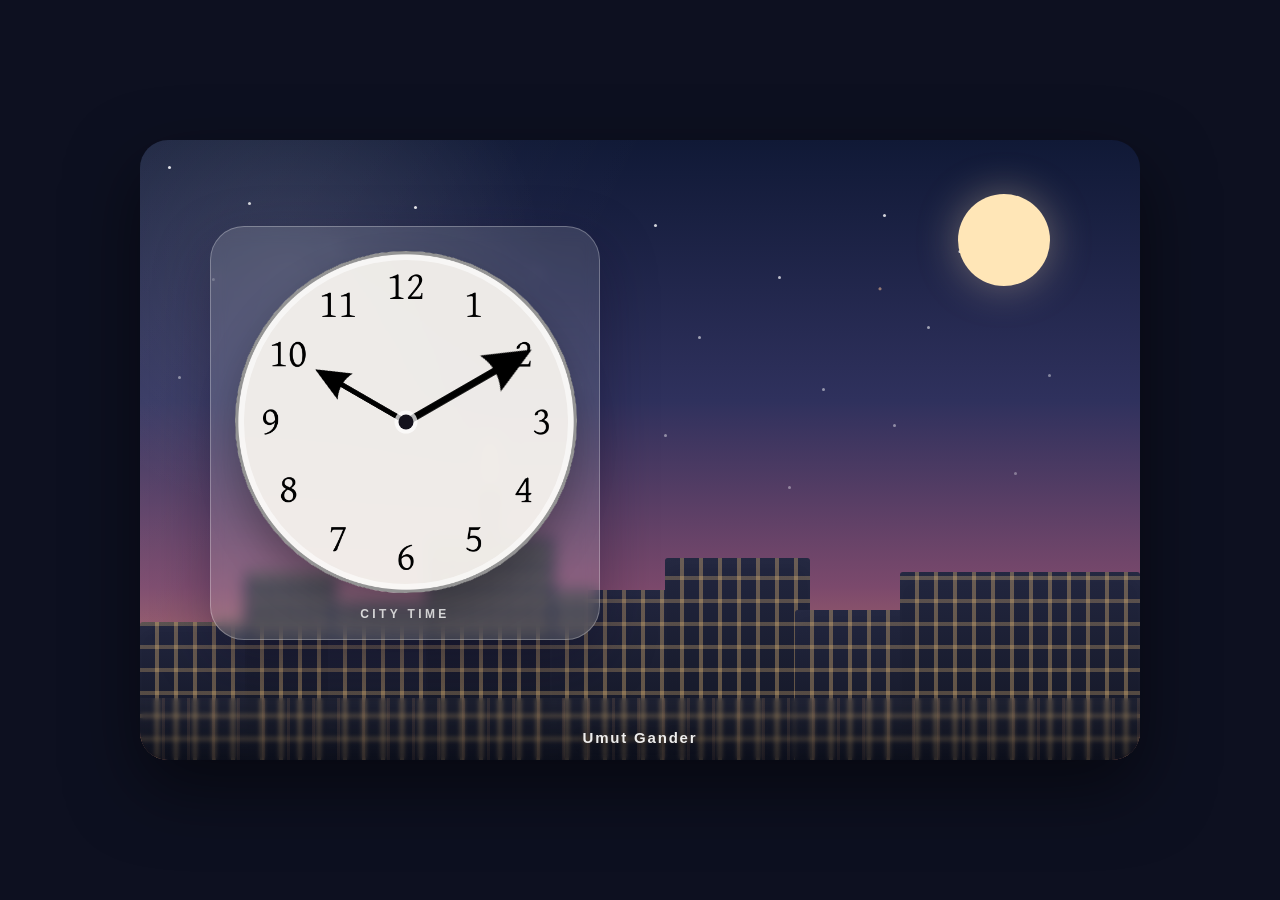
<file: index.html>
<!DOCTYPE html>
<html lang="en">
<head>
    <meta charset="UTF-8">
    <meta name="viewport" content="width=device-width, initial-scale=1.0">
    <title>ET710 Assignment 5 - Version 2</title>
    <link rel="stylesheet" href="style.css">
</head>
<body>
    <main class="scene">
        <div class="moon" aria-hidden="true"></div>
        <div class="stars" aria-hidden="true"></div>

        <section class="clock-card" aria-label="Decorative clock showing ten ten">
            <div class="clock">
                <img class="hand hour-hand" src="hand.png" alt="Hour hand">
                <img class="hand minute-hand" src="hand.png" alt="Minute hand">
                <div class="pin" aria-hidden="true"></div>
            </div>
            <p class="clock-label">CITY TIME</p>
        </section>

        <div class="skyline" aria-hidden="true">
            <div class="building b1"></div>
            <div class="building b2"></div>
            <div class="building b3"></div>
            <div class="building b4"></div>
            <div class="building b5"></div>
            <div class="building b6"></div>
            <div class="building b7"></div>
            <div class="building b8"></div>
        </div>

        <div class="reflection" aria-hidden="true"></div>
        <p class="student-name">Umut Gander</p>
    </main>
</body>
</html>
</file>
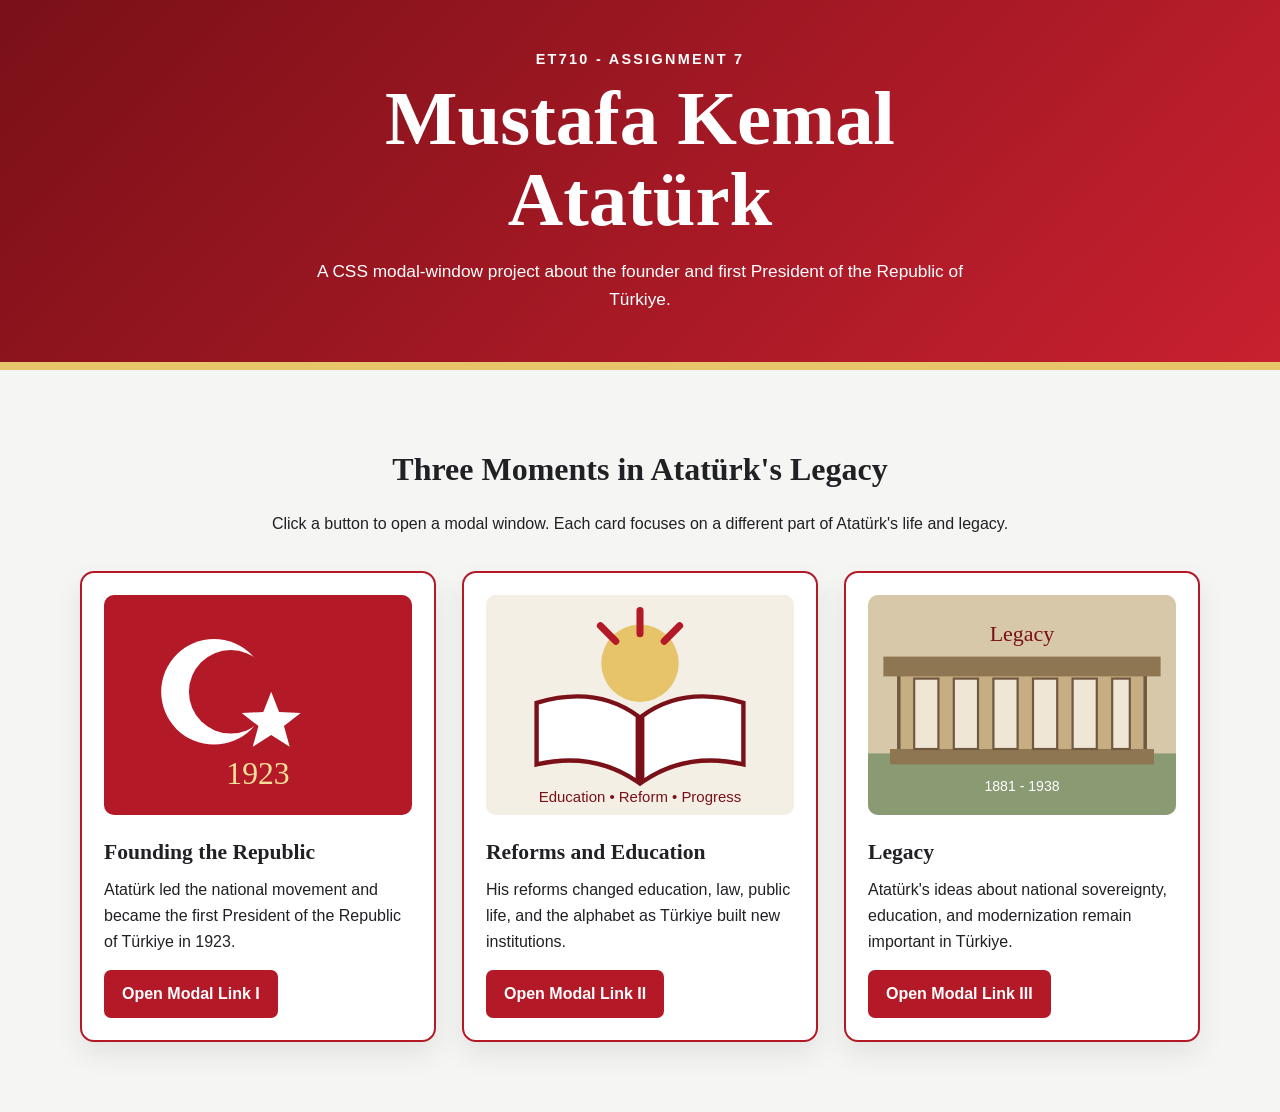
<file: nov12-assignment7.html>
<!DOCTYPE html>
<html lang="en">
<head>
  <meta charset="UTF-8">
  <meta name="viewport" content="width=device-width, initial-scale=1.0">
  <title>Atatürk - Assignment 7</title>
  <link rel="stylesheet" href="nov12-style.css">
</head>
<body>
  <header class="hero">
    <div class="hero-content">
      <p class="eyebrow">ET710 - Assignment 7</p>
      <h1>Mustafa Kemal Atatürk</h1>
      <p class="hero-text">A CSS modal-window project about the founder and first President of the Republic of Türkiye.</p>
    </div>
  </header>

  <main class="page-shell">
    <section class="intro">
      <h2>Three Moments in Atatürk's Legacy</h2>
      <p>Click a button to open a modal window. Each card focuses on a different part of Atatürk's life and legacy.</p>
    </section>

    <section class="card-grid" aria-label="Atatürk information cards">
      <article class="product-card">
        <img src="nov12-republic.svg" alt="Stylized Turkish flag and 1923 design" class="card-image">
        <h3>Founding the Republic</h3>
        <p>Atatürk led the national movement and became the first President of the Republic of Türkiye in 1923.</p>
        <a class="open-button" href="#modal-one">Open Modal Link I</a>
      </article>

      <article class="product-card">
        <img src="nov12-reforms.svg" alt="Stylized book and light representing reforms and education" class="card-image">
        <h3>Reforms and Education</h3>
        <p>His reforms changed education, law, public life, and the alphabet as Türkiye built new institutions.</p>
        <a class="open-button" href="#modal-two">Open Modal Link II</a>
      </article>

      <article class="product-card">
        <img src="nov12-legacy.svg" alt="Stylized Anıtkabir inspired monument graphic" class="card-image">
        <h3>Legacy</h3>
        <p>Atatürk's ideas about national sovereignty, education, and modernization remain important in Türkiye.</p>
        <a class="open-button" href="#modal-three">Open Modal Link III</a>
      </article>
    </section>
  </main>

  <section id="modal-one" class="modal modal-blue" aria-labelledby="modal-one-title">
    <div class="modal-window">
      <a class="close-button" href="#" aria-label="Close modal">&times;</a>
      <div class="modal-heading">
        <p class="modal-kicker">Modal Window One</p>
        <h2 id="modal-one-title">The Republic - 1923</h2>
      </div>
      <div class="modal-body">
        <img src="nov12-republic.svg" alt="Republic of Türkiye themed graphic" class="modal-image">
        <p>On October 29, 1923, the Republic of Türkiye was proclaimed. Mustafa Kemal Atatürk became its first President.</p>
        <p>This moment is a major part of his historical legacy and the beginning of a new political era for Türkiye.</p>
      </div>
    </div>
  </section>

  <section id="modal-two" class="modal modal-green" aria-labelledby="modal-two-title">
    <div class="modal-window">
      <a class="close-button" href="#" aria-label="Close modal">&times;</a>
      <div class="modal-heading">
        <p class="modal-kicker">Modal Window Two</p>
        <h2 id="modal-two-title">Reform and Education</h2>
      </div>
      <div class="modal-body">
        <img src="nov12-reforms.svg" alt="Education and reform themed graphic" class="modal-image">
        <p>Atatürk supported wide-ranging reforms in education, law, language, and civic life.</p>
        <p>The Latin-based Turkish alphabet was introduced in 1928, and literacy and public education became major national priorities.</p>
      </div>
    </div>
  </section>

  <section id="modal-three" class="modal modal-red" aria-labelledby="modal-three-title">
    <div class="modal-window">
      <a class="close-button" href="#" aria-label="Close modal">&times;</a>
      <div class="modal-heading">
        <p class="modal-kicker">Extra Product Block</p>
        <h2 id="modal-three-title">A Lasting Legacy</h2>
      </div>
      <div class="modal-body">
        <img src="nov12-legacy.svg" alt="Monument themed graphic inspired by Anıtkabir" class="modal-image">
        <p>Mustafa Kemal Atatürk lived from 1881 to 1938. His leadership helped shape the institutions of modern Türkiye.</p>
        <p>Anıtkabir in Ankara is his mausoleum and an important national memorial.</p>
      </div>
    </div>
  </section>
</body>
</html>
</file>
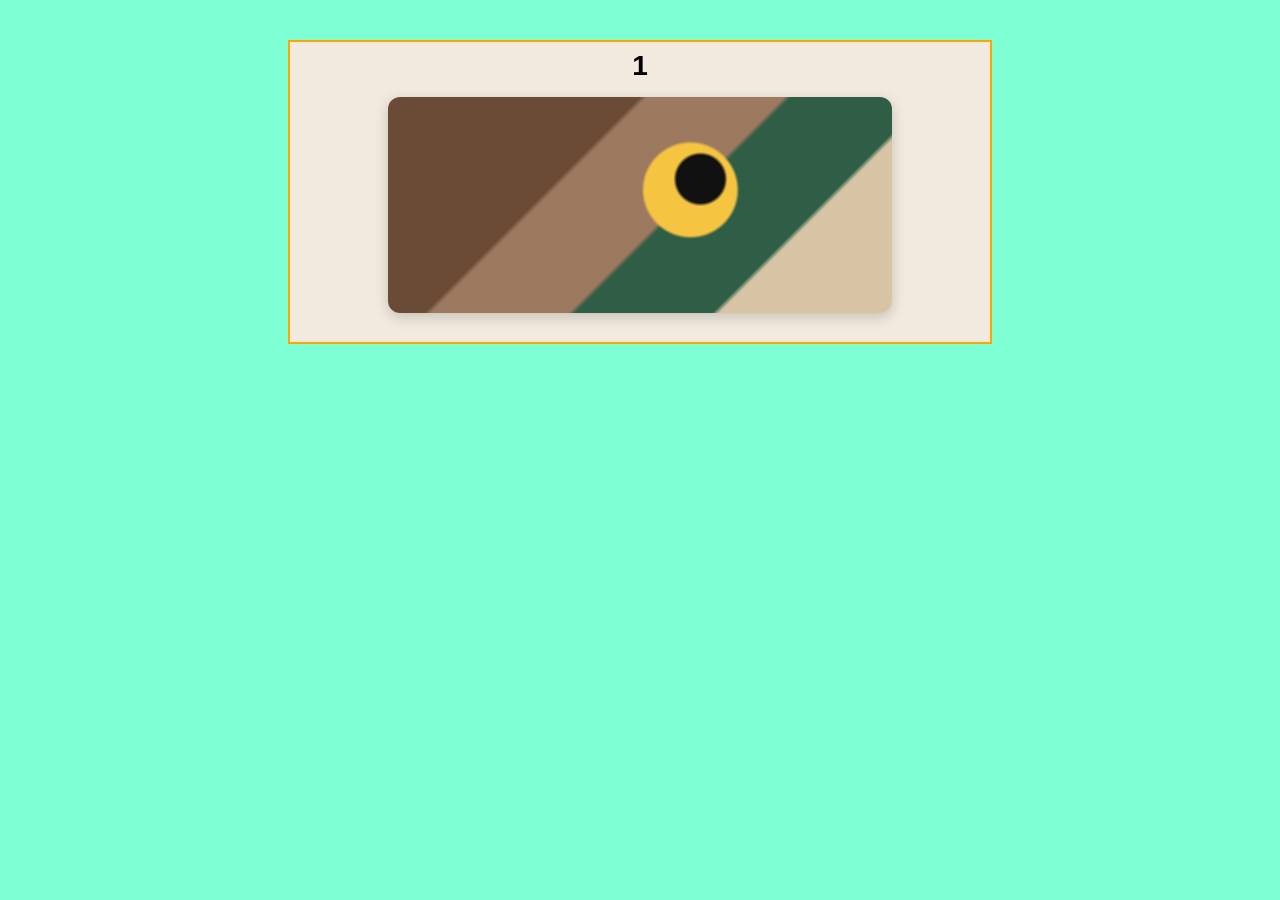
<file: oct29.html>
<!DOCTYPE html>
<html lang="en">
<head>
    <meta charset="UTF-8">
    <meta name="viewport" content="width=device-width, initial-scale=1.0">
    <title>CSS Slideshow</title>
    <link rel="stylesheet" href="oct29style.css">
</head>
<body>

    <div class="frame">
        <div class="slidewrapper">
            <div class="s1">
                <h1>1</h1>
                <div class="bird bird1"></div>
            </div>
            <div class="s2">
                <h1>2</h1>
                <div class="bird bird2"></div>
            </div>
            <div class="s3">
                <h1>3</h1>
                <div class="bird bird3"></div>
            </div>
            <div class="s4">
                <h1>4</h1>
                <div class="bird bird4"></div>
            </div>
        </div>
    </div>

</body>
</html>
</file>
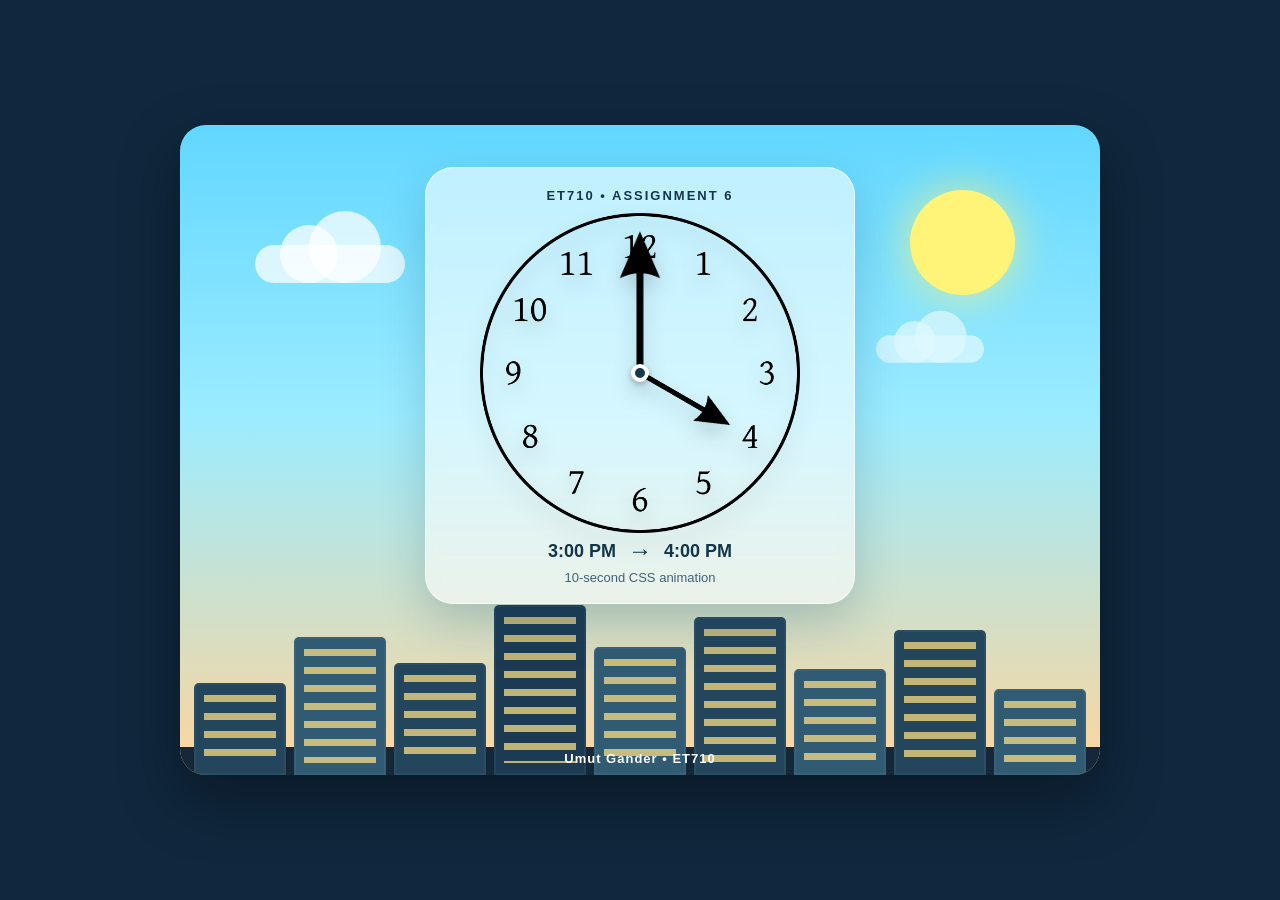
<file: oct31.html>
<!DOCTYPE html>
<html lang="en">
<head>
    <meta charset="UTF-8">
    <meta name="viewport" content="width=device-width, initial-scale=1.0">
    <title>ET710 Assignment 6 - Animated Clock</title>
    <link rel="stylesheet" href="oct31style.css">
</head>
<body>
    <main class="scene">
        <div class="sun" aria-hidden="true"></div>
        <div class="cloud cloud-one" aria-hidden="true"></div>
        <div class="cloud cloud-two" aria-hidden="true"></div>

        <section class="clock-panel">
            <p class="eyebrow">ET710 • ASSIGNMENT 6</p>

            <div class="clock" aria-label="Animated clock moving from 3 PM to 4 PM">
                <img class="hand hour-hand" src="hand.png" alt="Hour hand">
                <img class="hand minute-hand" src="hand.png" alt="Minute hand">
                <div class="center-pin" aria-hidden="true"></div>
            </div>

            <div class="time-info">
                <span>3:00 PM</span>
                <span class="arrow">→</span>
                <span>4:00 PM</span>
            </div>

            <p class="duration">10-second CSS animation</p>
        </section>

        <div class="skyline" aria-hidden="true">
            <div class="building building-1"></div>
            <div class="building building-2"></div>
            <div class="building building-3"></div>
            <div class="building building-4"></div>
            <div class="building building-5"></div>
            <div class="building building-6"></div>
            <div class="building building-7"></div>
            <div class="building building-8"></div>
            <div class="building building-9"></div>
        </div>

        <footer>Umut Gander • ET710</footer>
    </main>
</body>
</html>
</file>
<file: style.css>
* {
    box-sizing: border-box;
}

html,
body {
    margin: 0;
    min-height: 100%;
}

body {
    min-height: 100vh;
    display: grid;
    place-items: center;
    padding: 28px;
    font-family: Arial, Helvetica, sans-serif;
    background: #0d1020;
}

.scene {
    position: relative;
    width: min(1000px, 94vw);
    height: min(620px, 78vw);
    min-height: 520px;
    overflow: hidden;
    border-radius: 28px;
    background:
        radial-gradient(circle at 74% 24%, rgba(255, 196, 147, 0.52) 0 1px, transparent 2px),
        radial-gradient(circle at 82% 18%, rgba(255, 255, 255, 0.8) 0 1px, transparent 2px),
        linear-gradient(180deg, #101936 0%, #2f315d 42%, #7b496c 72%, #d78664 100%);
    box-shadow: 0 28px 70px rgba(0, 0, 0, 0.5);
    isolation: isolate;
}

.scene::before {
    content: "";
    position: absolute;
    inset: 0;
    background:
        linear-gradient(115deg, rgba(255,255,255,0.06), transparent 40%),
        radial-gradient(circle at 15% 20%, rgba(255,255,255,0.10), transparent 26%);
    pointer-events: none;
}

.moon {
    position: absolute;
    top: 54px;
    right: 90px;
    width: 92px;
    height: 92px;
    border-radius: 50%;
    background: #ffe6b7;
    box-shadow: 0 0 40px rgba(255, 226, 177, 0.35);
    z-index: 1;
}

.stars,
.stars::before,
.stars::after {
    position: absolute;
    content: "";
    width: 3px;
    height: 3px;
    border-radius: 50%;
    background: rgba(255,255,255,0.86);
    box-shadow:
        80px 36px 0 rgba(255,255,255,.8),
        162px 82px 0 rgba(255,255,255,.7),
        246px 40px 0 rgba(255,255,255,.9),
        368px 105px 0 rgba(255,255,255,.65),
        486px 58px 0 rgba(255,255,255,.8),
        610px 110px 0 rgba(255,255,255,.7),
        715px 48px 0 rgba(255,255,255,.8),
        836px 96px 0 rgba(255,255,255,.6);
    z-index: 0;
}

.stars {
    top: 26px;
    left: 28px;
}

.stars::before {
    top: 112px;
    left: 44px;
    opacity: .7;
}

.stars::after {
    top: 210px;
    left: 10px;
    opacity: .55;
}

.clock-card {
    position: absolute;
    left: 70px;
    top: 86px;
    width: 390px;
    padding: 24px 24px 18px;
    border: 1px solid rgba(255,255,255,0.28);
    border-radius: 34px;
    background: rgba(255,255,255,0.13);
    backdrop-filter: blur(8px);
    box-shadow: 0 20px 55px rgba(16, 12, 35, 0.36);
    z-index: 4;
}

.clock {
    position: relative;
    width: 342px;
    height: 342px;
    margin: 0 auto;
    border-radius: 50%;
    background-color: rgba(248, 245, 240, 0.94);
    background-image: url("clockimg.png");
    background-repeat: no-repeat;
    background-position: center;
    background-size: 100% 100%;
    box-shadow:
        inset 0 0 0 9px rgba(255,255,255,0.58),
        0 20px 38px rgba(0,0,0,0.28);
}

.hand {
    position: absolute;
    left: 50%;
    top: 50%;
    height: auto;
    transform-origin: 0 50%;
    z-index: 3;
}

/* Same hand image is reused twice. */
.hour-hand {
    width: 105px;
    transform: translateY(-50%) rotate(-150deg);
}

.minute-hand {
    width: 145px;
    transform: translateY(-50%) rotate(-30deg);
}

.pin {
    position: absolute;
    left: 50%;
    top: 50%;
    width: 15px;
    height: 15px;
    border-radius: 50%;
    background: #15131d;
    transform: translate(-50%, -50%);
    z-index: 5;
    box-shadow: 0 0 0 4px rgba(255,255,255,0.72);
}

.clock-label {
    margin: 14px 0 0;
    text-align: center;
    color: rgba(255,255,255,0.92);
    font-size: 12px;
    font-weight: 700;
    letter-spacing: 0.28em;
}

.skyline {
    position: absolute;
    left: 0;
    right: 0;
    bottom: 0;
    height: 245px;
    z-index: 2;
}

.building {
    position: absolute;
    bottom: 0;
    background:
        repeating-linear-gradient(90deg, transparent 0 15px, rgba(255,205,126,.32) 15px 19px),
        repeating-linear-gradient(0deg, transparent 0 19px, rgba(255,205,126,.26) 19px 23px),
        linear-gradient(180deg, #22263f, #121522);
    border-top-left-radius: 3px;
    border-top-right-radius: 3px;
    box-shadow: inset 0 8px 18px rgba(255,255,255,0.02);
}

.b1 { left: 0; width: 125px; height: 138px; }
.b2 { left: 105px; width: 92px; height: 188px; }
.b3 { left: 188px; width: 110px; height: 158px; }
.b4 { left: 286px; width: 128px; height: 222px; }
.b5 { left: 410px; width: 120px; height: 170px; }
.b6 { left: 525px; width: 145px; height: 202px; }
.b7 { left: 655px; width: 118px; height: 150px; }
.b8 { left: 760px; right: 0; height: 188px; }

.b4::before {
    content: "";
    position: absolute;
    left: 50%;
    bottom: 100%;
    width: 10px;
    height: 52px;
    transform: translateX(-50%);
    background: #171a2b;
}

.b4::after {
    content: "";
    position: absolute;
    left: 50%;
    bottom: calc(100% + 52px);
    width: 3px;
    height: 46px;
    transform: translateX(-50%);
    background: #f5c27c;
    box-shadow: 0 0 10px rgba(245,194,124,.55);
}

.reflection {
    position: absolute;
    left: 0;
    right: 0;
    bottom: 0;
    height: 62px;
    background:
        linear-gradient(180deg, rgba(255,255,255,0.03), rgba(5,8,19,0.44)),
        repeating-linear-gradient(90deg, transparent 0 22px, rgba(255,180,116,.11) 22px 25px);
    z-index: 3;
    backdrop-filter: blur(2px);
}

.student-name {
    position: absolute;
    left: 50%;
    bottom: 14px;
    transform: translateX(-50%);
    margin: 0;
    color: rgba(255, 255, 255, 0.92);
    font-size: 15px;
    font-weight: 700;
    letter-spacing: 0.12em;
    z-index: 6;
    text-shadow: 0 2px 8px rgba(0, 0, 0, 0.55);
}

@media (max-width: 700px) {
    body {
        padding: 14px;
    }

    .scene {
        height: 650px;
        min-height: 650px;
    }

    .clock-card {
        left: 50%;
        top: 60px;
        width: 330px;
        transform: translateX(-50%);
    }

    .clock {
        width: 282px;
        height: 282px;
    }

    .hour-hand { width: 86px; }
    .minute-hand { width: 118px; }

    .moon {
        right: 34px;
        top: 28px;
        width: 64px;
        height: 64px;
    }
}
</file>
<file: nov12-style.css>
* {
  box-sizing: border-box;
}

html {
  scroll-behavior: smooth;
}

body {
  margin: 0;
  font-family: Arial, Helvetica, sans-serif;
  color: #202124;
  background: #f5f5f3;
  line-height: 1.6;
}

.hero {
  min-height: 300px;
  display: flex;
  align-items: center;
  justify-content: center;
  text-align: center;
  padding: 48px 20px;
  background: linear-gradient(135deg, #7a1018, #c8202f);
  color: white;
  border-bottom: 8px solid #e7c56a;
}

.hero-content {
  max-width: 780px;
}

.eyebrow {
  margin: 0 0 8px;
  font-size: 0.9rem;
  font-weight: 700;
  letter-spacing: 0.16em;
  text-transform: uppercase;
}

.hero h1 {
  margin: 0;
  font-family: Georgia, "Times New Roman", serif;
  font-size: clamp(2.4rem, 7vw, 4.8rem);
  line-height: 1.05;
}

.hero-text {
  margin: 18px auto 0;
  max-width: 650px;
  font-size: 1.08rem;
}

.page-shell {
  width: min(1120px, 92%);
  margin: 0 auto;
  padding: 48px 0 70px;
}

.intro {
  text-align: center;
  max-width: 760px;
  margin: 0 auto 34px;
}

.intro h2 {
  margin-bottom: 8px;
  font-family: Georgia, "Times New Roman", serif;
  font-size: 2rem;
}

.card-grid {
  display: grid;
  grid-template-columns: repeat(3, 1fr);
  gap: 26px;
}

.product-card {
  display: flex;
  flex-direction: column;
  min-height: 100%;
  padding: 22px;
  background: white;
  border: 2px solid #b41927;
  border-radius: 14px;
  box-shadow: 0 12px 28px rgba(0, 0, 0, 0.08);
}

.card-image {
  width: 100%;
  height: 220px;
  object-fit: cover;
  border-radius: 10px;
  background: #eee;
}

.product-card h3 {
  margin: 20px 0 8px;
  font-family: Georgia, "Times New Roman", serif;
  font-size: 1.35rem;
}

.product-card p {
  margin-top: 0;
}

.open-button {
  display: inline-block;
  align-self: flex-start;
  margin-top: auto;
  padding: 11px 18px;
  color: white;
  background: #b41927;
  border-radius: 7px;
  text-decoration: none;
  font-weight: 700;
  transition: transform 0.2s ease, background 0.2s ease;
}

.open-button:hover,
.open-button:focus {
  background: #87111b;
  transform: translateY(-2px);
}

.modal {
  position: fixed;
  inset: 0;
  z-index: 20;
  display: flex;
  align-items: center;
  justify-content: center;
  padding: 24px;
  opacity: 0;
  visibility: hidden;
  pointer-events: none;
  transition: opacity 0.6s ease, visibility 0.6s ease;
}

.modal:target {
  opacity: 1;
  visibility: visible;
  pointer-events: auto;
}

.modal-blue {
  background: rgba(38, 96, 153, 0.82);
}

.modal-green {
  background: rgba(77, 128, 63, 0.82);
}

.modal-red {
  background: rgba(122, 16, 24, 0.84);
}

.modal-window {
  position: relative;
  width: min(720px, 96%);
  max-height: 88vh;
  overflow-y: auto;
  background: #ffffff;
  border-radius: 14px;
  box-shadow: 0 24px 70px rgba(0, 0, 0, 0.3);
  transform: translateY(22px) scale(0.98);
  transition: transform 0.6s ease;
}

.modal:target .modal-window {
  transform: translateY(0) scale(1);
}

.modal-heading {
  padding: 24px 28px 18px;
  background: #f3d8dc;
  border-bottom: 6px solid #d7b458;
}

.modal-heading h2 {
  margin: 2px 0 0;
  font-family: Georgia, "Times New Roman", serif;
}

.modal-kicker {
  margin: 0;
  color: #7a1018;
  font-size: 0.78rem;
  font-weight: 700;
  letter-spacing: 0.12em;
  text-transform: uppercase;
}

.modal-body {
  padding: 28px;
}

.modal-image {
  display: block;
  width: min(420px, 100%);
  max-height: 310px;
  object-fit: cover;
  margin: 0 auto 24px;
  border-radius: 10px;
  border: 1px solid #ddd;
}

.close-button {
  position: absolute;
  top: 12px;
  right: 16px;
  z-index: 2;
  width: 34px;
  height: 34px;
  display: grid;
  place-items: center;
  color: #202124;
  background: rgba(255, 255, 255, 0.9);
  border-radius: 50%;
  text-decoration: none;
  font-size: 1.6rem;
  line-height: 1;
  font-weight: 700;
}

.close-button:hover,
.close-button:focus {
  background: white;
}

@media (max-width: 850px) {
  .card-grid {
    grid-template-columns: 1fr;
  }

  .product-card {
    max-width: 560px;
    margin: 0 auto;
  }
}
</file>
<file: oct29style.css>
body{
    background-color: aquamarine;
    margin: 0;
    padding: 40px 0;
    font-family: Arial, sans-serif;
}

.frame{
    border: 2px solid orange;
    height: 300px;
    overflow: hidden;
    text-align: center;
    width: 80%;
    max-width: 700px;
    margin: auto;
    background: white;
}

.slidewrapper{
    width: 400%;
    height: 100%;
    animation: slideshow 4s infinite;
}

@keyframes slideshow{
    0%   { margin-left: 0%; }
    25%  { margin-left: -100%; }
    50%  { margin-left: -200%; }
    75%  { margin-left: -300%; }
    100% { margin-left: -300%; }
}

.frame > div > div{
    width: 25%;
    height: 100%;
    float: left;
    position: relative;
}

.frame h1{
    position: absolute;
    top: 8px;
    left: 0;
    right: 0;
    margin: 0;
    z-index: 2;
    font-size: 28px;
}

.s1{ background: #f2eadf; }
.s2{ background: #d9f0ff; }
.s3{ background: #ecf7df; }
.s4{ background: #c47a2c; }

.bird{
    width: 72%;
    height: 72%;
    margin: 55px auto 0;
    border-radius: 12px;
    box-shadow: 0 4px 14px rgba(0,0,0,.18);
}

.bird1{
    background:
        radial-gradient(circle at 62% 38%, #111 0 7%, transparent 8%),
        radial-gradient(circle at 60% 43%, #f5c542 0 14%, transparent 15%),
        linear-gradient(135deg, #6a4b35 0 35%, #9d795f 36% 55%, #2f5d46 56% 75%, #d6c4a5 76%);
}

.bird2{
    background:
        radial-gradient(circle at 58% 35%, #111 0 6%, transparent 7%),
        radial-gradient(circle at 57% 40%, #f3d34a 0 13%, transparent 14%),
        linear-gradient(135deg, #70412c 0 32%, #b17754 33% 58%, #4b7d8a 59% 78%, #d8e0cf 79%);
}

.bird3{
    background:
        radial-gradient(circle at 64% 36%, #111 0 6%, transparent 7%),
        radial-gradient(circle at 63% 41%, #f0c930 0 13%, transparent 14%),
        linear-gradient(135deg, #4c683f 0 34%, #8aa57a 35% 58%, #2c5c69 59% 78%, #e5e2cf 79%);
}

.bird4{
    background:
        radial-gradient(circle at 60% 36%, #111 0 6%, transparent 7%),
        radial-gradient(circle at 59% 41%, #f2cf3c 0 13%, transparent 14%),
        linear-gradient(135deg, #815021 0 36%, #c87a2d 37% 58%, #587a54 59% 80%, #f0d7a2 81%);
}
</file>
<file: oct31style.css>
* {
    box-sizing: border-box;
}

body {
    margin: 0;
    min-height: 100vh;
    display: flex;
    justify-content: center;
    align-items: center;
    padding: 24px;
    background: #10273d;
    font-family: Arial, Helvetica, sans-serif;
}

.scene {
    position: relative;
    width: min(920px, 96vw);
    height: 650px;
    overflow: hidden;
    border-radius: 26px;
    background: linear-gradient(#62d7ff 0%, #9cecff 45%, #ffd59c 100%);
    box-shadow: 0 24px 60px rgba(0, 0, 0, 0.35);
}

.sun {
    position: absolute;
    top: 65px;
    right: 85px;
    width: 105px;
    height: 105px;
    border-radius: 50%;
    background: #fff477;
    box-shadow: 0 0 45px rgba(255, 244, 119, 0.75);
}

.cloud {
    position: absolute;
    width: 150px;
    height: 38px;
    border-radius: 40px;
    background: rgba(255, 255, 255, 0.72);
}

.cloud::before,
.cloud::after {
    content: "";
    position: absolute;
    bottom: 0;
    border-radius: 50%;
    background: inherit;
}

.cloud::before {
    left: 25px;
    width: 58px;
    height: 58px;
}

.cloud::after {
    right: 24px;
    width: 72px;
    height: 72px;
}

.cloud-one {
    top: 120px;
    left: 75px;
}

.cloud-two {
    top: 205px;
    right: 95px;
    transform: scale(0.72);
    opacity: 0.72;
}

.clock-panel {
    position: absolute;
    z-index: 5;
    top: 42px;
    left: 50%;
    width: 430px;
    padding: 20px 24px 18px;
    transform: translateX(-50%);
    text-align: center;
    border: 1px solid rgba(255, 255, 255, 0.65);
    border-radius: 28px;
    background: rgba(255, 255, 255, 0.58);
    box-shadow: 0 18px 45px rgba(19, 67, 95, 0.22);
    backdrop-filter: blur(7px);
}

.eyebrow {
    margin: 0 0 10px;
    color: #14364a;
    font-size: 13px;
    font-weight: 700;
    letter-spacing: 2px;
}

.clock {
    position: relative;
    width: 320px;
    height: 320px;
    margin: 0 auto;
    background-image: url("clockimg.png");
    background-position: center;
    background-repeat: no-repeat;
    background-size: contain;
    filter: drop-shadow(0 10px 10px rgba(0, 0, 0, 0.18));
}

.hand {
    position: absolute;
    z-index: 3;
    left: 50%;
    top: 50%;
    height: auto;
    transform-origin: 0% 50%;
}

.hour-hand {
    width: 104px;
    margin-top: -26px;
    animation-name: hourMove;
    animation-duration: 10s;
    animation-timing-function: linear;
    animation-fill-mode: forwards;
}

.minute-hand {
    width: 142px;
    margin-top: -35.5px;
    animation-name: minuteMove;
    animation-duration: 10s;
    animation-timing-function: linear;
    animation-fill-mode: forwards;
}

@keyframes hourMove {
    from {
        transform: rotate(0deg);
    }
    to {
        transform: rotate(30deg);
    }
}

@keyframes minuteMove {
    from {
        transform: rotate(-90deg);
    }
    to {
        transform: rotate(270deg);
    }
}

.center-pin {
    position: absolute;
    z-index: 4;
    left: 50%;
    top: 50%;
    width: 18px;
    height: 18px;
    border: 4px solid white;
    border-radius: 50%;
    transform: translate(-50%, -50%);
    background: #17384c;
    box-shadow: 0 2px 6px rgba(0, 0, 0, 0.28);
}

.time-info {
    display: flex;
    justify-content: center;
    align-items: center;
    gap: 12px;
    margin-top: 4px;
    color: #14364a;
    font-size: 18px;
    font-weight: 700;
}

.arrow {
    font-size: 24px;
}

.duration {
    margin: 5px 0 0;
    color: #3f6375;
    font-size: 13px;
}

.skyline {
    position: absolute;
    z-index: 2;
    left: 0;
    right: 0;
    bottom: 0;
    height: 190px;
    display: flex;
    align-items: flex-end;
    gap: 8px;
    padding: 0 14px;
    background: linear-gradient(to top, #14283a 0 28px, transparent 28px);
}

.building {
    position: relative;
    flex: 1;
    min-width: 50px;
    border-radius: 5px 5px 0 0;
    background: #24465d;
    box-shadow: inset 0 0 0 2px rgba(255, 255, 255, 0.04);
}

.building::after {
    content: "";
    position: absolute;
    inset: 12px 10px;
    background: repeating-linear-gradient(
        to bottom,
        rgba(255, 225, 132, 0.85) 0 7px,
        transparent 7px 18px
    );
    opacity: 0.85;
}

.building-1 { height: 92px; }
.building-2 { height: 138px; background: #315b72; }
.building-3 { height: 112px; }
.building-4 { height: 170px; background: #1c3b53; }
.building-5 { height: 128px; background: #315b72; }
.building-6 { height: 158px; }
.building-7 { height: 106px; background: #315b72; }
.building-8 { height: 145px; }
.building-9 { height: 86px; background: #315b72; }

footer {
    position: absolute;
    z-index: 6;
    left: 0;
    right: 0;
    bottom: 9px;
    text-align: center;
    color: white;
    font-size: 13px;
    font-weight: 700;
    letter-spacing: 1px;
}

@media (max-width: 620px) {
    .scene {
        height: 620px;
    }

    .clock-panel {
        width: 88%;
    }

    .clock {
        width: 280px;
        height: 280px;
    }

    .hour-hand {
        width: 92px;
        margin-top: -23px;
    }

    .minute-hand {
        width: 124px;
        margin-top: -31px;
    }
}
</file>
